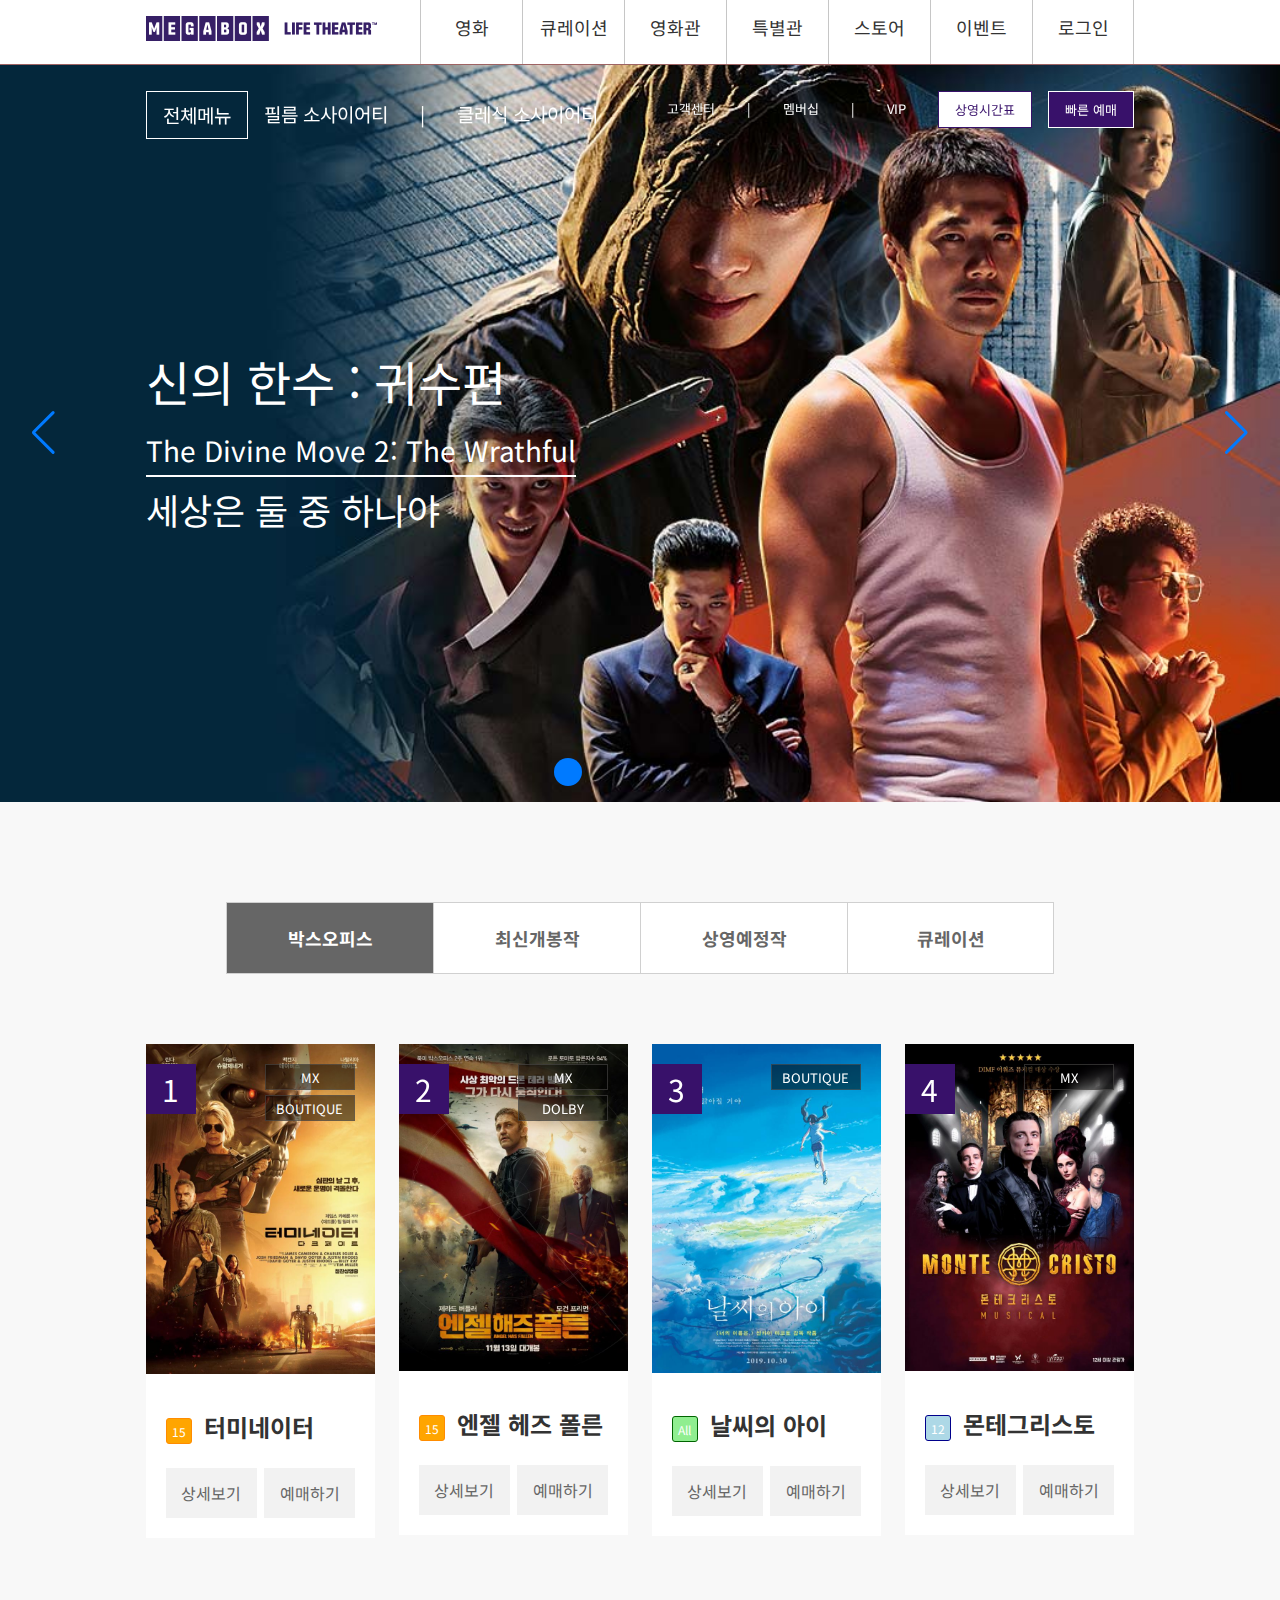
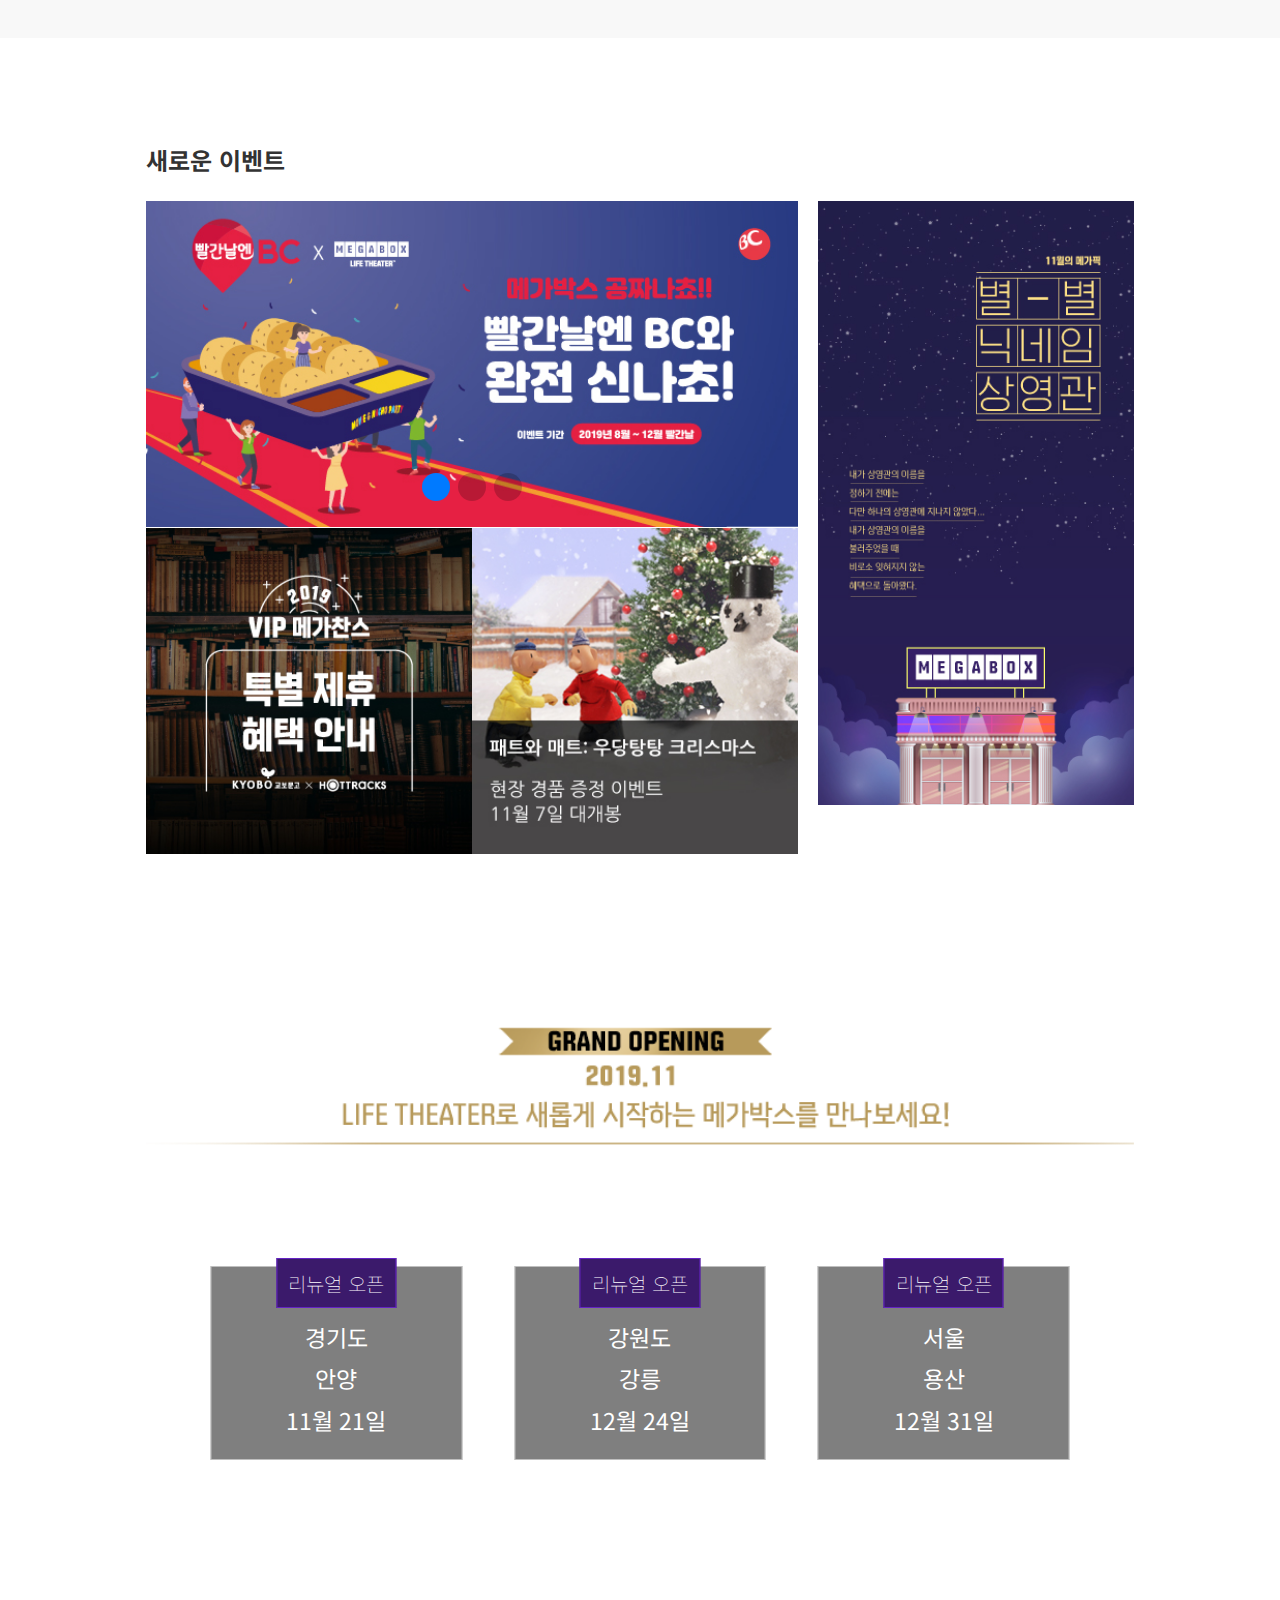
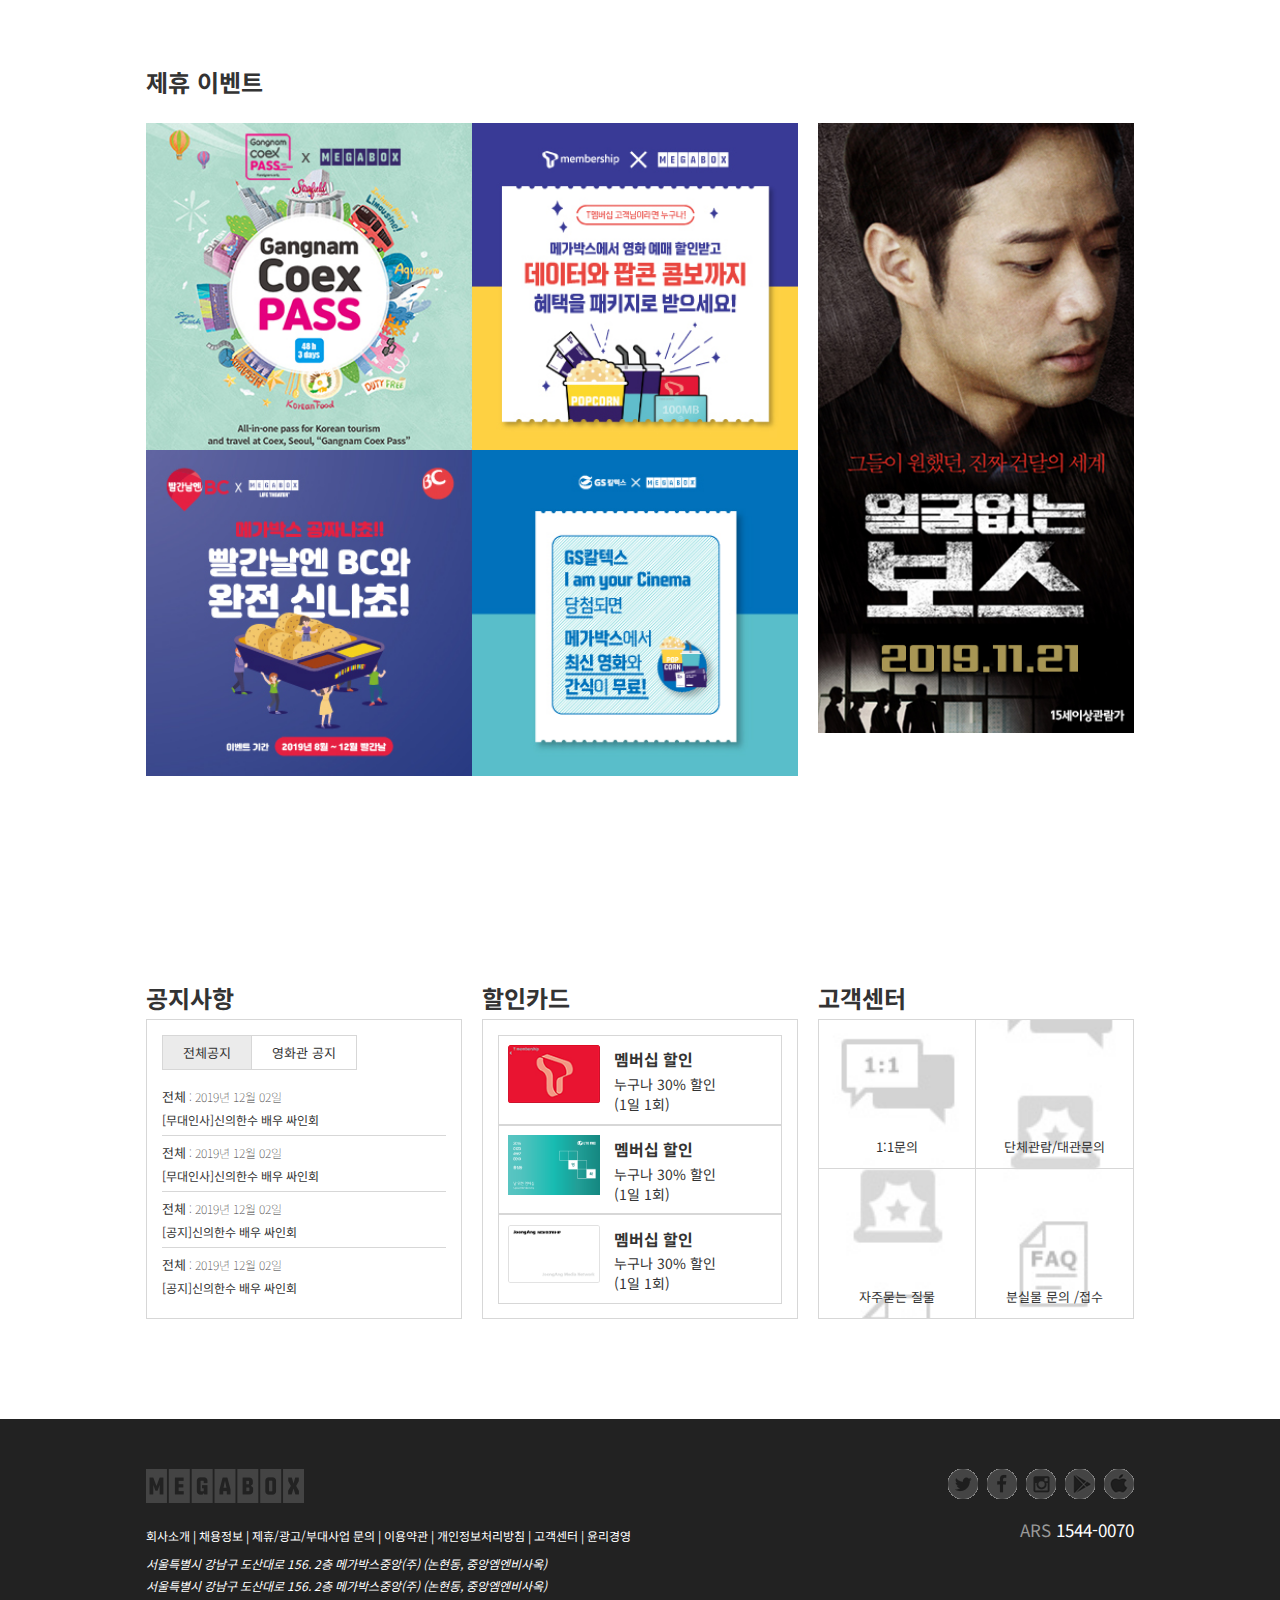
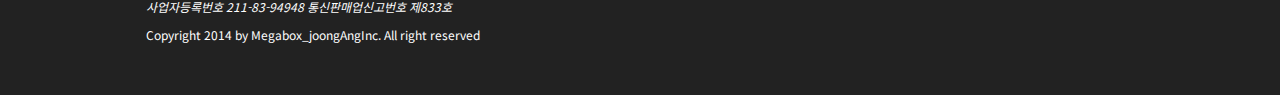
<file: index.html>
<!DOCTYPE html>
<html lang="ko">
<head>
    <meta charset="UTF-8">
    <meta name="viewport" content="width=device-width, initial-scale=1.0">
    <meta http-equiv="X-UA-Compatible" content="ie=edge">
    <title>라이프시어터, 메가박스</title>

    <!-- 파비콘 -->
    <link rel="shortcut icon" href="images/favicon.png">
    <link rel="apple-touch-icon-precomposed" href="images/favicon.png">

    <!-- 웹폰트 -->
    <link href="https://fonts.googleapis.com/css?family=Noto+Sans+KR:100,300,400,500,700,900&display=swap&subset=korean" rel="stylesheet">

    <!-- 자바스트립트/jQuery -->
    <script src="js/jquery-3.4.1.min.js"></script>
    <script src="js/swiper.js"></script>
    <script src="js/custom.js"></script>

    <!-- CSS 스타일 -->
    <link rel="stylesheet" href="css/reset.css">
    <link rel="stylesheet" href="css/swiper.css">
    <link rel="stylesheet" href="css/index.css">
    
</head>
<body>
    <div id="wrap">
        <!-- =====header 시작===== -->
        <header class="header">
            <div class="row clearfix">
                <div id="logo_slogan01">
                    <a href="index.html"><img src="images/logo_slogan.png" alt="로고와 슬로건"></a>
                </div>
                <div id="logo_slogan02">
                    <a href="index.html">
                        <img id="slogan" src="images/slogan.png" alt="슬로건">
                        <img id="logo" src="images/logo.png" alt="로고">
                    </a>
                </div>
                <nav class="nav">
                    <ul class="clearfix">
                        <li><a href="movie.html">영화</a></li>
                        <li><a href="#">큐레이션</a></li>
                        <li><a href="#">영화관</a></li>
                        <li><a href="#">특별관</a></li>
                        <li><a href="#">스토어</a></li>
                        <li><a href="#">이벤트</a></li>
                        <li class="modal_open_btn"><a href="login.html">로그인</a></li>
                    </ul>
                </nav>
                <ul id="tgl_btn">
                    <li id="line01"></li>
                    <li id="line02"></li>
                    <li id="line03"></li>
                </ul>
            </div>
        </header>
        <div id="info">
            <ul>
                <li><span id="info_close">X</span></li>
                <li><button class="modal_open_btn">로그인</button></li>
                <li>
                    <span>회원가입</span>
                    <span>ID/PW 찾기</span>
                    <span>비회원 예매확인</span>
                </li>
                <li>
                    <span>영화</span>
                    <span>큐레이션</span>
                    <br>
                    <span>영화관</span>
                    <span>특별관</span>
                    <br>
                    <span>스토어</span>
                    <span>이벤트</span>
                </li>
            </ul>
        </div>
        <!-- =====header 끝===== -->
    
        <!-- =====banner 시작===== -->
        <section class="section banner">
            <div class="banner_menu">
                <ul class="row clearfix">
                    <li id="banner_menu01">
                        <ul class="clearfix">
                            <li><a href="#">전체메뉴</a></li>
                            <li><a href="#">필름 소사이어티</a></li>
                            <li>|</li>
                            <li><a href="#">클레식 소사이어티</a></li>
                        </ul>
                    </li>
                    <li class="clearfix" id="banner_menu02">
                        <ul class="clearfix" id="banner_menu_sub01">
                            <li><a href="#">고객센터</a></li>
                            <li>|</li>
                            <li><a href="#">멤버십</a></li>
                            <li>|</li>
                            <li><a href="#">VIP</a></li>
                        </ul>
                        <ul class="clearfix" id="banner_menu_sub02">
                            <li><a href="#">상영시간표</a></li>
                            <li><a href="#">빠른 예매</a></li>
                        </ul>
                    </li>
                </ul>
            </div>
            
            <!-- Swiper -->
            <div class="swiper-container">
                <div class="swiper-wrapper">
                    <div class="swiper-slide">
                        <div class="slide_box" id="slide_box01"><!-- 첫번째 슬라이드 -->
                            <div class="banner_story">
                                <div class="row">
                                    <h1>신의 한수 : 귀수편</h1>
                                    <h3>The Divine Move 2: The Wrathful </h3>
                                    <h2>세상은 둘 중 하나야</h2>
                                </div>
                            </div>
                        </div><!-- 첫번째 슬라이드 끝 -->
                    </div>
                    <div class="swiper-slide">
                        <div class="slide_box" id="slide_box02"><!-- 두번째 슬라이드 -->
                            <div class="banner_story">
                                <div class="row">
                                    <h1>두번째 라이브 다이어리</h1>
                                    <h3>tow live diary</h3>
                                    <h2>세상은 2번째 다이어리야</h2>
                                </div>
                            </div>
                        </div><!-- 두번째 슬라이드 끝 -->
                    </div>
                    <div class="swiper-slide">
                        <div class="slide_box" id="slide_box03"><!-- 세번째 슬라이드 -->
                        </div><!-- 세번째 슬라이드 끝 -->
                    </div>
                    <div class="swiper-slide">
                        <div class="slide_box" id="slide_box04"><!-- 네번째 슬라이드 -->
                            <div class="banner_story">
                                <div class="row">
                                    <h1>뮤지컬 몬테 크리스토</h1>
                                    <h3>MONTE CRESTO</h3>
                                    <h2>뮤직컬로 돌아온 전설적인 복수극</h2>
                                </div>
                            </div>
                        </div><!-- 네번째 슬라이드 끝 -->
                    </div>
                    <div class="swiper-slide">
                        <div class="slide_box" id="slide_box05"><!-- 다번째 슬라이드 -->
                        </div><!-- 다번째 슬라이드 끝 -->
                    </div>
                </div>
                <!-- If we need pagination -->
                <div class="swiper-pagination"></div>

                <!-- If we need navigation buttons -->
                <div class="swiper-button-prev"></div>
                <div class="swiper-button-next"></div>
            </div>
        </section>
        <!-- =====banner 끝===== -->

        <!-- =====movie 시작===== -->
        <section class="section" id="movie">
            <div class="row">
                <div class="set_top">
                    <h2 class="sec_tit">영화예매</h2>
                    <ul class="clearfix" id="movie_tit">
                        <li class="active" id="no01list">박스오피스</li>
                        <li>최신개봉작</li>
                        <li>상영예정작</li>
                        <li>큐레이션</li>
                    </ul>
                </div>
                <div class="sec_bottom">
                    <!-- swiper slider2 박스오피스 -->
                    <div class="swiper-container2">
                        <div class="swiper-wrapper">
                            <div class="swiper-slide">
                                <div class="poster_base">
                                    <div class="poster">
                                        <img src="images/poster01.jpg" alt="poster01">
                                        <div class="poster_num">1</div>
                                        <div class="poster_icon">
                                            <div>MX</div>
                                            <div>BOUTIQUE</div>
                                        </div>
                                    </div>
                                    <div class="poster_info">
                                        <span class="poster_info_age age15">15</span>
                                        <span class="poster_info_tit">터미네이터</span>
                                        <div class="poster_info_btn clearfix">
                                            <a href="#">상세보기</a>
                                            <a href="#">예매하기</a>
                                        </div>
                                    </div>
                                </div>
                            </div>
                            <div class="swiper-slide">
                                <div class="poster_base">
                                    <div class="poster">
                                        <img src="images/poster02.jpg" alt="poster02">
                                        <div class="poster_num">2</div>
                                        <div class="poster_icon">
                                            <div>MX</div>
                                            <div>DOLBY</div>
                                        </div>
                                    </div>
                                    <div class="poster_info">
                                        <span class="poster_info_age age15">15</span>
                                        <span class="poster_info_tit">엔젤 헤즈 폴른</span>
                                        <div class="poster_info_btn clearfix">
                                            <a href="#">상세보기</a>
                                            <a href="#">예매하기</a>
                                        </div>
                                    </div>
                                </div>
                            </div>
                            <div class="swiper-slide">
                                <div class="poster_base">
                                    <div class="poster">
                                        <img src="images/poster03.jpg" alt="poster03">
                                        <div class="poster_num">3</div>
                                        <div class="poster_icon">
                                            <div>BOUTIQUE</div>
                                        </div>
                                    </div>
                                    <div class="poster_info">
                                        <span class="poster_info_age age_all">All</span>
                                        <span class="poster_info_tit">날씨의 아이</span>
                                        <div class="poster_info_btn clearfix">
                                            <a href="#">상세보기</a>
                                            <a href="#">예매하기</a>
                                        </div>
                                    </div>
                                </div>
                            </div>
                            <div class="swiper-slide">
                                <div class="poster_base">
                                    <div class="poster">
                                        <img src="images/poster04.jpg" alt="poster04">
                                        <div class="poster_num">4</div>
                                        <div class="poster_icon">
                                            <div>MX</div>
                                        </div>
                                    </div>
                                    <div class="poster_info">
                                        <span class="poster_info_age age12">12</span>
                                        <span class="poster_info_tit">몬테그리스토</span>
                                        <div class="poster_info_btn clearfix">
                                            <a href="#">상세보기</a>
                                            <a href="#">예매하기</a>
                                        </div>
                                    </div>
                                </div>
                            </div>
                            <div class="swiper-slide">
                                <div class="poster_base">
                                    <div class="poster">
                                        <img src="images/poster05.jpg" alt="poster05">
                                        <div class="poster_num">5</div>
                                        <div class="poster_icon">
                                        </div>
                                    </div>
                                    <div class="poster_info">
                                        <span class="poster_info_age age_all">All</span>
                                        <span class="poster_info_tit">겨울왕국2</span>
                                        <div class="poster_info_btn clearfix">
                                            <a href="#">상세보기</a>
                                            <a href="#">예매하기</a>
                                        </div>
                                    </div>
                                </div>
                            </div>
                            <div class="swiper-slide">
                                <div class="poster_base">
                                    <div class="poster">
                                        <img src="images/poster06.jpg" alt="poster06">
                                        <div class="poster_num">6</div>
                                        <div class="poster_icon">
                                            <div>MX</div>
                                            <div>BOUTIQUE</div>
                                        </div>
                                    </div>
                                    <div class="poster_info">
                                        <span class="poster_info_age age18">18</span>
                                        <span class="poster_info_tit">신의한수</span>
                                        <div class="poster_info_btn clearfix">
                                            <a href="#">상세보기</a>
                                            <a href="#">예매하기</a>
                                        </div>
                                    </div>
                                </div>
                            </div>
                            <div class="swiper-slide">
                                <div class="poster_base">
                                    <div class="poster">
                                        <img src="images/poster07.jpg" alt="poster07">
                                        <div class="poster_num">7</div>
                                        <div class="poster_icon">
                                            <div>MX</div>
                                            <div>BOUTIQUE</div>
                                        </div>
                                    </div>
                                    <div class="poster_info">
                                        <span class="poster_info_age age15">15</span>
                                        <span class="poster_info_tit">블랙머니</span>
                                        <div class="poster_info_btn clearfix">
                                            <a href="#">상세보기</a>
                                            <a href="#">예매하기</a>
                                        </div>
                                    </div>
                                </div>
                            </div>
                            <div class="swiper-slide">
                                <div class="poster_base">
                                    <div class="poster">
                                        <img src="images/poster08.jpg" alt="poster08">
                                        <div class="poster_num">8</div>
                                        <div class="poster_icon">
                                            <div>MX</div>
                                            <div>BOUTIQUE</div>
                                        </div>
                                    </div>
                                    <div class="poster_info">
                                        <span class="poster_info_age age15">15</span>
                                        <span class="poster_info_tit">82년생 김지영</span>
                                        <div class="poster_info_btn clearfix">
                                            <a href="#">상세보기</a>
                                            <a href="#">예매하기</a>
                                        </div>
                                    </div>
                                </div>
                            </div>
                        </div>
                    </div>
                    <!-- swiper slider2 최신개봉작 -->
                    <div class="swiper-container2">
                        <div class="swiper-wrapper">
                            <div class="swiper-slide">
                                <div class="poster_base">
                                    <div class="poster">
                                        <img src="images/poster04.jpg" alt="poster04">
                                        <div class="poster_num">1</div>
                                        <div class="poster_icon">
                                            <div>MX</div>
                                            <div>BOUTIQUE</div>
                                        </div>
                                    </div>
                                    <div class="poster_info">
                                        <span class="poster_info_age age15">15</span>
                                        <span class="poster_info_tit">터미네이터</span>
                                        <div class="poster_info_btn clearfix">
                                            <a href="#">상세보기</a>
                                            <a href="#">예매하기</a>
                                        </div>
                                    </div>
                                </div>
                            </div>
                            <div class="swiper-slide">
                                <div class="poster_base">
                                    <div class="poster">
                                        <img src="images/poster03.jpg" alt="poster03">
                                        <div class="poster_num">2</div>
                                        <div class="poster_icon">
                                            <div>MX</div>
                                            <div>DOLBY</div>
                                        </div>
                                    </div>
                                    <div class="poster_info">
                                        <span class="poster_info_age age15">15</span>
                                        <span class="poster_info_tit">엔젤 헤즈 폴른</span>
                                        <div class="poster_info_btn clearfix">
                                            <a href="#">상세보기</a>
                                            <a href="#">예매하기</a>
                                        </div>
                                    </div>
                                </div>
                            </div>
                            <div class="swiper-slide">
                                <div class="poster_base">
                                    <div class="poster">
                                        <img src="images/poster02.jpg" alt="poster02">
                                        <div class="poster_num">3</div>
                                        <div class="poster_icon">
                                            <div>BOUTIQUE</div>
                                        </div>
                                    </div>
                                    <div class="poster_info">
                                        <span class="poster_info_age age_all">All</span>
                                        <span class="poster_info_tit">날씨의 아이</span>
                                        <div class="poster_info_btn clearfix">
                                            <a href="#">상세보기</a>
                                            <a href="#">예매하기</a>
                                        </div>
                                    </div>
                                </div>
                            </div>
                            <div class="swiper-slide">
                                <div class="poster_base">
                                    <div class="poster">
                                        <img src="images/poster01.jpg" alt="poster01">
                                        <div class="poster_num">4</div>
                                        <div class="poster_icon">
                                            <div>MX</div>
                                        </div>
                                    </div>
                                    <div class="poster_info">
                                        <span class="poster_info_age age12">12</span>
                                        <span class="poster_info_tit">몬테그리스토</span>
                                        <div class="poster_info_btn clearfix">
                                            <a href="#">상세보기</a>
                                            <a href="#">예매하기</a>
                                        </div>
                                    </div>
                                </div>
                            </div>
                            <div class="swiper-slide">
                                <div class="poster_base">
                                    <div class="poster">
                                        <img src="images/poster05.jpg" alt="poster05">
                                        <div class="poster_num">5</div>
                                        <div class="poster_icon">
                                        </div>
                                    </div>
                                    <div class="poster_info">
                                        <span class="poster_info_age age_all">All</span>
                                        <span class="poster_info_tit">겨울왕국2</span>
                                        <div class="poster_info_btn clearfix">
                                            <a href="#">상세보기</a>
                                            <a href="#">예매하기</a>
                                        </div>
                                    </div>
                                </div>
                            </div>
                            <div class="swiper-slide">
                                <div class="poster_base">
                                    <div class="poster">
                                        <img src="images/poster06.jpg" alt="poster06">
                                        <div class="poster_num">6</div>
                                        <div class="poster_icon">
                                            <div>MX</div>
                                            <div>BOUTIQUE</div>
                                        </div>
                                    </div>
                                    <div class="poster_info">
                                        <span class="poster_info_age age18">18</span>
                                        <span class="poster_info_tit">신의한수</span>
                                        <div class="poster_info_btn clearfix">
                                            <a href="#">상세보기</a>
                                            <a href="#">예매하기</a>
                                        </div>
                                    </div>
                                </div>
                            </div>
                            <div class="swiper-slide">
                                <div class="poster_base">
                                    <div class="poster">
                                        <img src="images/poster07.jpg" alt="poster07">
                                        <div class="poster_num">7</div>
                                        <div class="poster_icon">
                                            <div>MX</div>
                                            <div>BOUTIQUE</div>
                                        </div>
                                    </div>
                                    <div class="poster_info">
                                        <span class="poster_info_age age15">15</span>
                                        <span class="poster_info_tit">블랙머니</span>
                                        <div class="poster_info_btn clearfix">
                                            <a href="#">상세보기</a>
                                            <a href="#">예매하기</a>
                                        </div>
                                    </div>
                                </div>
                            </div>
                            <div class="swiper-slide">
                                <div class="poster_base">
                                    <div class="poster">
                                        <img src="images/poster08.jpg" alt="poster08">
                                        <div class="poster_num">8</div>
                                        <div class="poster_icon">
                                            <div>MX</div>
                                            <div>BOUTIQUE</div>
                                        </div>
                                    </div>
                                    <div class="poster_info">
                                        <span class="poster_info_age age15">15</span>
                                        <span class="poster_info_tit">82년생 김지영</span>
                                        <div class="poster_info_btn clearfix">
                                            <a href="#">상세보기</a>
                                            <a href="#">예매하기</a>
                                        </div>
                                    </div>
                                </div>
                            </div>
                        </div>
                    </div>
                    <!-- swiper slider2 상영예정작 -->
                    <div class="swiper-container2">
                        <div class="swiper-wrapper">
                            <div class="swiper-slide">
                                <div class="poster_base">
                                    <div class="poster">
                                        <img src="images/poster02.jpg" alt="poster02">
                                        <div class="poster_num">1</div>
                                        <div class="poster_icon">
                                            <div>MX</div>
                                            <div>BOUTIQUE</div>
                                        </div>
                                    </div>
                                    <div class="poster_info">
                                        <span class="poster_info_age age15">15</span>
                                        <span class="poster_info_tit">터미네이터</span>
                                        <div class="poster_info_btn clearfix">
                                            <a href="#">상세보기</a>
                                            <a href="#">예매하기</a>
                                        </div>
                                    </div>
                                </div>
                            </div>
                            <div class="swiper-slide">
                                <div class="poster_base">
                                    <div class="poster">
                                        <img src="images/poster03.jpg" alt="poster03">
                                        <div class="poster_num">2</div>
                                        <div class="poster_icon">
                                            <div>MX</div>
                                            <div>DOLBY</div>
                                        </div>
                                    </div>
                                    <div class="poster_info">
                                        <span class="poster_info_age age15">15</span>
                                        <span class="poster_info_tit">엔젤 헤즈 폴른</span>
                                        <div class="poster_info_btn clearfix">
                                            <a href="#">상세보기</a>
                                            <a href="#">예매하기</a>
                                        </div>
                                    </div>
                                </div>
                            </div>
                            <div class="swiper-slide">
                                <div class="poster_base">
                                    <div class="poster">
                                        <img src="images/poster01.jpg" alt="poster01">
                                        <div class="poster_num">3</div>
                                        <div class="poster_icon">
                                            <div>BOUTIQUE</div>
                                        </div>
                                    </div>
                                    <div class="poster_info">
                                        <span class="poster_info_age age_all">All</span>
                                        <span class="poster_info_tit">날씨의 아이</span>
                                        <div class="poster_info_btn clearfix">
                                            <a href="#">상세보기</a>
                                            <a href="#">예매하기</a>
                                        </div>
                                    </div>
                                </div>
                            </div>
                            <div class="swiper-slide">
                                <div class="poster_base">
                                    <div class="poster">
                                        <img src="images/poster04.jpg" alt="poster04">
                                        <div class="poster_num">4</div>
                                        <div class="poster_icon">
                                            <div>MX</div>
                                        </div>
                                    </div>
                                    <div class="poster_info">
                                        <span class="poster_info_age age12">12</span>
                                        <span class="poster_info_tit">몬테그리스토</span>
                                        <div class="poster_info_btn clearfix">
                                            <a href="#">상세보기</a>
                                            <a href="#">예매하기</a>
                                        </div>
                                    </div>
                                </div>
                            </div>
                            <div class="swiper-slide">
                                <div class="poster_base">
                                    <div class="poster">
                                        <img src="images/poster05.jpg" alt="poster05">
                                        <div class="poster_num">5</div>
                                        <div class="poster_icon">
                                        </div>
                                    </div>
                                    <div class="poster_info">
                                        <span class="poster_info_age age_all">All</span>
                                        <span class="poster_info_tit">겨울왕국2</span>
                                        <div class="poster_info_btn clearfix">
                                            <a href="#">상세보기</a>
                                            <a href="#">예매하기</a>
                                        </div>
                                    </div>
                                </div>
                            </div>
                            <div class="swiper-slide">
                                <div class="poster_base">
                                    <div class="poster">
                                        <img src="images/poster06.jpg" alt="poster06">
                                        <div class="poster_num">6</div>
                                        <div class="poster_icon">
                                            <div>MX</div>
                                            <div>BOUTIQUE</div>
                                        </div>
                                    </div>
                                    <div class="poster_info">
                                        <span class="poster_info_age age18">18</span>
                                        <span class="poster_info_tit">신의한수</span>
                                        <div class="poster_info_btn clearfix">
                                            <a href="#">상세보기</a>
                                            <a href="#">예매하기</a>
                                        </div>
                                    </div>
                                </div>
                            </div>
                            <div class="swiper-slide">
                                <div class="poster_base">
                                    <div class="poster">
                                        <img src="images/poster07.jpg" alt="poster07">
                                        <div class="poster_num">7</div>
                                        <div class="poster_icon">
                                            <div>MX</div>
                                            <div>BOUTIQUE</div>
                                        </div>
                                    </div>
                                    <div class="poster_info">
                                        <span class="poster_info_age age15">15</span>
                                        <span class="poster_info_tit">블랙머니</span>
                                        <div class="poster_info_btn clearfix">
                                            <a href="#">상세보기</a>
                                            <a href="#">예매하기</a>
                                        </div>
                                    </div>
                                </div>
                            </div>
                            <div class="swiper-slide">
                                <div class="poster_base">
                                    <div class="poster">
                                        <img src="images/poster08.jpg" alt="poster08">
                                        <div class="poster_num">8</div>
                                        <div class="poster_icon">
                                            <div>MX</div>
                                            <div>BOUTIQUE</div>
                                        </div>
                                    </div>
                                    <div class="poster_info">
                                        <span class="poster_info_age age15">15</span>
                                        <span class="poster_info_tit">82년생 김지영</span>
                                        <div class="poster_info_btn clearfix">
                                            <a href="#">상세보기</a>
                                            <a href="#">예매하기</a>
                                        </div>
                                    </div>
                                </div>
                            </div>
                        </div>
                    </div>    
                    <!-- swiper slider2 큐레이션 -->
                    <div class="swiper-container2">
                        <div class="swiper-wrapper">
                            <div class="swiper-slide">
                                <div class="poster_base">
                                    <div class="poster">
                                        <img src="images/poster04.jpg" alt="poster04">
                                        <div class="poster_num">1</div>
                                        <div class="poster_icon">
                                            <div>MX</div>
                                            <div>BOUTIQUE</div>
                                        </div>
                                    </div>
                                    <div class="poster_info">
                                        <span class="poster_info_age age15">15</span>
                                        <span class="poster_info_tit">터미네이터</span>
                                        <div class="poster_info_btn clearfix">
                                            <a href="#">상세보기</a>
                                            <a href="#">예매하기</a>
                                        </div>
                                    </div>
                                </div>
                            </div>
                            <div class="swiper-slide">
                                <div class="poster_base">
                                    <div class="poster">
                                        <img src="images/poster02.jpg" alt="poster02">
                                        <div class="poster_num">2</div>
                                        <div class="poster_icon">
                                            <div>MX</div>
                                            <div>DOLBY</div>
                                        </div>
                                    </div>
                                    <div class="poster_info">
                                        <span class="poster_info_age age15">15</span>
                                        <span class="poster_info_tit">엔젤 헤즈 폴른</span>
                                        <div class="poster_info_btn clearfix">
                                            <a href="#">상세보기</a>
                                            <a href="#">예매하기</a>
                                        </div>
                                    </div>
                                </div>
                            </div>
                            <div class="swiper-slide">
                                <div class="poster_base">
                                    <div class="poster">
                                        <img src="images/poster03.jpg" alt="poster03">
                                        <div class="poster_num">3</div>
                                        <div class="poster_icon">
                                            <div>BOUTIQUE</div>
                                        </div>
                                    </div>
                                    <div class="poster_info">
                                        <span class="poster_info_age age_all">All</span>
                                        <span class="poster_info_tit">날씨의 아이</span>
                                        <div class="poster_info_btn clearfix">
                                            <a href="#">상세보기</a>
                                            <a href="#">예매하기</a>
                                        </div>
                                    </div>
                                </div>
                            </div>
                            <div class="swiper-slide">
                                <div class="poster_base">
                                    <div class="poster">
                                        <img src="images/poster01.jpg" alt="poster01">
                                        <div class="poster_num">4</div>
                                        <div class="poster_icon">
                                            <div>MX</div>
                                        </div>
                                    </div>
                                    <div class="poster_info">
                                        <span class="poster_info_age age12">12</span>
                                        <span class="poster_info_tit">몬테그리스토</span>
                                        <div class="poster_info_btn clearfix">
                                            <a href="#">상세보기</a>
                                            <a href="#">예매하기</a>
                                        </div>
                                    </div>
                                </div>
                            </div>
                            <div class="swiper-slide">
                                <div class="poster_base">
                                    <div class="poster">
                                        <img src="images/poster05.jpg" alt="poster05">
                                        <div class="poster_num">5</div>
                                        <div class="poster_icon">
                                        </div>
                                    </div>
                                    <div class="poster_info">
                                        <span class="poster_info_age age_all">All</span>
                                        <span class="poster_info_tit">겨울왕국2</span>
                                        <div class="poster_info_btn clearfix">
                                            <a href="#">상세보기</a>
                                            <a href="#">예매하기</a>
                                        </div>
                                    </div>
                                </div>
                            </div>
                            <div class="swiper-slide">
                                <div class="poster_base">
                                    <div class="poster">
                                        <img src="images/poster06.jpg" alt="poster06">
                                        <div class="poster_num">6</div>
                                        <div class="poster_icon">
                                            <div>MX</div>
                                            <div>BOUTIQUE</div>
                                        </div>
                                    </div>
                                    <div class="poster_info">
                                        <span class="poster_info_age age18">18</span>
                                        <span class="poster_info_tit">신의한수</span>
                                        <div class="poster_info_btn clearfix">
                                            <a href="#">상세보기</a>
                                            <a href="#">예매하기</a>
                                        </div>
                                    </div>
                                </div>
                            </div>
                            <div class="swiper-slide">
                                <div class="poster_base">
                                    <div class="poster">
                                        <img src="images/poster07.jpg" alt="poster07">
                                        <div class="poster_num">7</div>
                                        <div class="poster_icon">
                                            <div>MX</div>
                                            <div>BOUTIQUE</div>
                                        </div>
                                    </div>
                                    <div class="poster_info">
                                        <span class="poster_info_age age15">15</span>
                                        <span class="poster_info_tit">블랙머니</span>
                                        <div class="poster_info_btn clearfix">
                                            <a href="#">상세보기</a>
                                            <a href="#">예매하기</a>
                                        </div>
                                    </div>
                                </div>
                            </div>
                            <div class="swiper-slide">
                                <div class="poster_base">
                                    <div class="poster">
                                        <img src="images/poster08.jpg" alt="poster08">
                                        <div class="poster_num">8</div>
                                        <div class="poster_icon">
                                            <div>MX</div>
                                            <div>BOUTIQUE</div>
                                        </div>
                                    </div>
                                    <div class="poster_info">
                                        <span class="poster_info_age age15">15</span>
                                        <span class="poster_info_tit">82년생 김지영</span>
                                        <div class="poster_info_btn clearfix">
                                            <a href="#">상세보기</a>
                                            <a href="#">예매하기</a>
                                        </div>
                                    </div>
                                </div>
                            </div>
                        </div>
                    </div>                
                </div>
            </div>
        </section>
        <!-- =====movie 끝===== -->
        <!-- =====event 시작===== -->
        <section class="section" id="event">
            <div class="row">
                <div class="set_top">
                    <h2 class="sec_tit">새로운 이벤트</h2>
                </div>
                <div class="sec_bottom">
                    <div id="event_left">
                        <div class="swiper-container3">
                            <div class="swiper-wrapper">
                                <div class="swiper-slide">
                                    <img src="images/new_event_banner01.jpg" alt="banner01">
                                </div>
                                <div class="swiper-slide">
                                    <img src="images/new_event_banner02.jpg" alt="banner02">
                                </div>
                                <div class="swiper-slide">
                                    <img src="images/new_event_banner03.jpg" alt="banner03">
                                </div>
                            </div>
                            <div class="swiper-pagination" id="event_pagination"></div>
                        </div>
                        <div class="clearfix">
                            <div id="img01"><img src="images/new_event01.jpg" alt="#"></div>
                            <div id="img02"><img src="images/new_event02.jpg" alt="#"></div>
                        </div>
                    </div>
                    <div id="event_right">
                        <img src="images/new_event03.jpg" alt="#">
                    </div>
                </div>
            </div>
        </section>
        <!-- =====event 끝===== -->
        <!-- ====grand 시작===== -->
        <section class="section" id="grand">
            <div class="row">
                <div id="grand_open">
                    <div id="grand_date">
                        <img src="images/grand_open_tit.jpg" alt="#">
                    </div>
                    <ul class="grand_txt clearfix">
                        <li class="re_open">
                            <div>경기도</div>
                            <div>안양</div>
                            <div>11월 21일</div>
                            <div class="grand_tit">리뉴얼 오픈</div>
                        </li>
                        <li class="re_open">
                            <div>강원도</div>
                            <div>강릉</div>
                            <div>12월 24일</div>
                            <div class="grand_tit">리뉴얼 오픈</div>
                        </li>
                        <li class="re_open">
                            <div>서울</div>
                            <div>용산</div>
                            <div>12월 31일</div>
                            <div class="grand_tit">리뉴얼 오픈</div>
                        </li>
                    </ul>
                </div>
            </div>
        </section>
        <!-- ====grand 끝===== -->
        <!-- =====join_event 시작===== -->
        <section class="section" id="join_event">
            <div class="row">
                <div class="set_top">
                    <h2 class="sec_tit">제휴 이벤트</h2>
                </div>
                <div class="sec_bottom">
                    <div id="join_event_left">
                        <div class="clearfix">
                            <div id="join_img01"><img src="images/join_event01.jpg" alt="#"></div>
                            <div id="join_img02"><img src="images/join_event02.jpg" alt="#"></div>
                            <div id="join_img03"><img src="images/join_event03.jpg" alt="#"></div>
                            <div id="join_img04"><img src="images/join_event04.jpg" alt="#"></div>
                        </div>
                    </div>
                    <div id="join_event_right">
                        <img src="images/join_event05.jpg" alt="#">
                    </div>
                </div>
            </div>
        </section>
        <!-- =====event 끝===== -->
        <!-- =====notice 시작===== -->
        <section class="section" id="notice">
            <div class="row clearfix">
                <article class="notice_art" id="notice_art01">
                    <h2 class="sec_tit">공지사항</h2>
                    <div class="notice_box">
                        <ul class="notice_tit clearfix">
                            <li id="notice_txt01_btn">전체공지</li>
                            <li id="notice_txt02_btn">영화관 공지</li>
                        </ul>
                        <ul class="notice_txt" id="notice_txt01">
                            <li>
                                <p><span>전체</span> : 2019년 12월 02일</p>
                                <p>[무대인사]신의한수 배우 싸인회</p>
                            </li>
                            <li>
                                <p><span>전체</span> : 2019년 12월 02일</p>
                                <p>[무대인사]신의한수 배우 싸인회</p>
                            </li>
                            <li>
                                <p><span>전체</span> : 2019년 12월 02일</p>
                                <p>[공지]신의한수 배우 싸인회</p>
                            </li>
                            <li>
                                <p><span>전체</span> : 2019년 12월 02일</p>
                                <p>[공지]신의한수 배우 싸인회</p>
                            </li>
                        </ul>
                        <ul class="notice_txt" id="notice_txt02">
                            <li>
                                <p><span>영통</span> : 2019년 12월 02일</p>
                                <p>[무대인사]신의한수 배우 싸인회</p>
                            </li>
                            <li>
                                <p><span>영등포</span> : 2019년 12월 02일</p>
                                <p>[무대인사]신의한수 배우 싸인회</p>
                            </li>
                            <li>
                                <p><span>용산</span> : 2019년 12월 02일</p>
                                <p>[공지]신의한수 배우 싸인회</p>
                            </li>
                            <li>
                                <p><span>마포</span> : 2019년 12월 02일</p>
                                <p>[공지]신의한수 배우 싸인회</p>
                            </li>
                        </ul>
                    </div>
                </article>
                <article class="notice_art clearfix" id="notice_art02">
                    <h2 class="sec_tit">할인카드</h2>
                    <div class="notice_box">
                        <ul class="card clearfix">
                            <li><img src="images/sale_card01.png" alt="#"></li>
                            <li>
                                <span>멤버십 할인</span><br>
                                누구나 30% 할인<br>
                                (1일 1회)
                            </li>
                        </ul>
                        <ul class="card clearfix">
                            <li><img src="images/sale_card02.png" alt="#"></li>
                            <li>
                                <span>멤버십 할인</span><br>
                                누구나 30% 할인<br>
                                (1일 1회)
                            </li>
                        </ul>
                        <ul class="card clearfix">
                            <li><img src="images/sale_card03.png" alt="#"></li>
                            <li>
                                <span>멤버십 할인</span><br>
                                누구나 30% 할인<br>
                                (1일 1회)
                            </li>
                        </ul>
                    </div>
                    <div class="notice_box" id="sub_card_box">
                        <ul class="card clearfix">
                            <li><img src="images/sale_card01.png" alt="#"></li>
                            <li>
                                <span>멤버십 할인</span><br>
                                누구나 30% 할인<br>
                                (1일 1회)
                            </li>
                        </ul>
                        <ul class="card clearfix">
                            <li><img src="images/sale_card02.png" alt="#"></li>
                            <li>
                                <span>멤버십 할인</span><br>
                                누구나 30% 할인<br>
                                (1일 1회)
                            </li>
                        </ul>
                        <ul class="card clearfix">
                            <li><img src="images/sale_card03.png" alt="#"></li>
                            <li>
                                <span>멤버십 할인</span><br>
                                누구나 30% 할인<br>
                                (1일 1회)
                            </li>
                        </ul>
                    </div>
                </article>
                <article class="notice_art" id="notice_art03">
                    <h2 class="sec_tit">고객센터</h2>
                    <div class="notice_box clearfix">
                        <div class="right_border bottom_border"><h6>1:1문의</h6></div>
                        <div class="bottom_border"><h6>단체관람/대관문의</h6></div>
                        <div class="right_border"><h6>자주묻는 질물</h6></div>
                        <div><h6>분실물 문의 /접수</h6></div>
                    </div>
                </article>
            </div>
        </section>
        <!-- =====notice 끝===== -->
        <!-- =====footer 시작===== -->
        <section class="section" id="footer">
            <div class="row clearfix">
                <div class="footer_info">
                    <div class="footer_logo">
                        <img src="images/footer_logo.png" alt="footer logo">
                    </div>
                    <div class="footer_nav">
                        <a href="#">회사소개</a> | 
                        <a href="#">채용정보</a> |
                        <a href="#">제휴/광고/부대사업 문의</a> | 
                        <a href="#">이용약관</a> |
                        <a href="#">개인정보처리방침</a> | 
                        <a href="#">고객센터</a> |
                        <a href="#">윤리경영</a>
                    </div>
                    <address class="footer_address">
                        <p>서울특별시 강남구 도산대로 156. 2층 메가박스중앙(주) (논현동, 중앙엠엔비사옥)</p>
                        <p>서울특별시 강남구 도산대로 156. 2층 메가박스중앙(주) (논현동, 중앙엠엔비사옥)</p>
                        <p>사업자등록번호 211-83-94948  통신판매업신고번호 제833호</p>
                    </address>
                    <div class="footer_copyright">
                        <p>Copyright 2014 by Megabox_joongAngInc. All right reserved</p>
                    </div>
                </div>
                <div class="footer_sns">
                    <ul class="sns_logo">
                        <li><a href="#"><img src="images/sns_icons_01.png" alt="01"></a></li>
                        <li><a href="#"><img src="images/sns_icons_02.png" alt="02"></a></li>
                        <li><a href="#"><img src="images/sns_icons_03.png" alt="03"></a></li>
                        <li><a href="#"><img src="images/sns_icons_04.png" alt="04"></a></li>
                        <li><a href="#"><img src="images/sns_icons_05.png" alt="05"></a></li>
                    </ul>
                    <p class="sns_tel"><span>ARS</span> 1544-0070</p>
                </div>
            </div>
        </section>
    </div>
    <!-- ====wrap 끝==== -->
    <!-- ====modal 시작==== -->
    <div class="container">
        <div class="modal">
            <div class="modal_header clearfix">
                <div class="modal_header_sub">공백</div>
                <h3 class="modal_header_sub">로그인</h3>
                <h2 class="modal_header_sub" id="modal_close_btn">X</h2>
            </div>
            <div class="modal_section">
                <div class="info_input clearfix">
                    <div class="info_input_left">
                        <input type="text" placeholder="아이디" id="user_id">
                        <input type="password" placeholder="패스워드" id="user_pass">
                    </div>
                    <div class="info_input_right">
                        <button id="login_btn">로그인</button>
                    </div>
                </div>
                <div class="info_save">
                    <input type="checkbox" id="auto_login">
                    <label for="auto_login">자동로그인</label>
                </div>
            </div>
            <div class="modal_footer">
                <ul class="clearfix">
                    <li>ID/PW 찾기</li>
                    <li>회원가입</li>
                    <li>휴면계정복구</li>
                </ul>
            </div>
            <div class="modal_adv">
                <div id="modal_img">
                    <img src="images/modal.jpg" alt="modal">
                </div>
            </div>
        </div>
    </div>
    <!-- ====modal 끝==== -->

</body>
</html>
</file>
<file: css/index.css>
@charset "utf-8";

/* 기본스타일 */
   
/* 모달 스타일 시작*/
.container{position:fixed;left:0;top:0;z-index:1000;background:rgba(0,0,0,0.5);width:100%;height:100%;}
.modal{position:fixed;top:50%;left:50%;transform:translate(-50%,-50%);z-index:1001;width:30%;max-width:500px;height:70%;background:white;}
.modal_header{border-bottom:2px solid gray;padding:20px 0 10px;}
.modal_header .modal_header_sub{float:left;width:33.33333333333333%;font-size:20px;}
.modal_header div{text-indent:-9999px;}
.modal_header h3{text-align:center;}
.modal_header h2{text-align:right;cursor: pointer;padding-right:20px;}
.modal_section{padding:20px;}
.modal_section .info_input .info_input_left{float:left;width:70%;}
.modal_section .info_input .info_input_left input{display:block;margin:10px 0;width:100%;padding:8px 5px;}
.modal_section .info_input .info_input_right{float:right;width:25%;}
.modal_section .info_input .info_input_right button{width:100%;height:78px;margin-top:10px;background:#503396;color:white;font-size:20px;border:none;}
.modal_section .info_input .info_input_right button:active{border:1px solid #503396;background:white;color:#503396;}
.modal_section .info_save #auto_login{width:20px;height:20px;}
.modal_section .info_save label{font-size:20px;}
.modal .modal_footer{border-top:1px solid gray;border-bottom:1px solid gray;background:#eee;padding:10px 0;}
.modal .modal_footer li{float:left;width:33.33333333333333%;border-right:1px solid gray;text-align:center;font-size:18px;cursor: pointer;}
.modal .modal_footer li:last-child{border-right:none;}
.modal_adv{}
.modal_adv #modal_img{width:30%;margin:0 auto;padding-top:50px;}
.modal_adv #modal_img img{width:100%;}
/* 모달 스타일 끝 */


.section{padding:100px 0;}
.sec_tit{font-size:24px;font-weight:bold;}

/* header style */
.header{position:fixed;left:0;top:0;width:100%;z-index:100;background:white;border-bottom:1px solid #9e6363;}
.row{width:80%;max-width:1280px;margin:0 auto;padding:0 1.4%;}
#logo_slogan01{float:left;padding:16px 0;}
#logo_slogan02{float:left;width:57.8125%;display:none;padding:16px 0;}
#logo_slogan02 #slogan{float:left;}
#logo_slogan02 #logo{float:right;}
.nav{float:right;}
.nav li{float:left;width:102px;height:64px;text-align:center;border-left:1px solid #c6c6c6;padding:16px 0;}
.nav li:last-child{border-right:1px solid #c6c6c6;}
.nav li a{font-size:18px;}

#tgl_btn{display:none;float:right;width:25px;height:25px;margin-top:16px;position:relative;}
#tgl_btn>li{width:100%;height:4px;border-radius:2px;position:absolute;left:0;background:#570e5a;}
#tgl_btn>li:nth-child(1){top:0;transition:0.2s;}
#tgl_btn>li:nth-child(2){top:50%;transform:translateY(-50%);}
#tgl_btn>li:nth-child(3){bottom:0;transition:0.2s;}

.btn01{top:50% !important;transform:translateY(-50%) rotate(45deg);}
.btn02{display:none;}
.btn03{bottom:50% !important;transform:translateY(50%) rotate(-45deg);}


#info{position:fixed;top:0;right:-41px;width:0;height:100%;background:#fff;z-index:11;padding:20px;transition:0.1s;border-left:1px solid #c6c6c6;}
#info li{text-align:center;}
#info_close{font-size:20px;text-indent:-9999px}
#info li button{padding:5px 10px;font-size:16px;}
#info li span{display:inline-block;padding:5px 10px;}
#info li:nth-child(2){padding-bottom:15px;}
#info li:nth-child(3){border-top:1px solid #c6c6c6;border-bottom:1px solid #c6c6c6;}
#info li:last-child span{font-size:18px;}

/* ====banner style==== */
.section.banner{position:relative;padding:0;}
.banner_menu{position:absolute;left:0;top:27px;width:100%;z-index:2;}
#banner_menu01{float:left;}
#banner_menu01 li{float:left;padding:6px 16px;color:white;font-size:19px;}
#banner_menu01 li:first-child{border:1px solid white;}
#banner_menu01 li a{color:white;font-size:19px;}

#banner_menu02{float:right;}
#banner_menu02>ul,#banner_menu02>ul>li{float:left;}
#banner_menu02>ul>li>a{color:white;}
#banner_menu02>ul>li{color:white;padding:6px 16px;}
#banner_menu02>#banner_menu_sub02>li{margin-left:16px;}
#banner_menu02>#banner_menu_sub02>li:first-child{border:1px solid #38116a;background:white;}
#banner_menu02>#banner_menu_sub02>li:first-child>a{color:#38116a;}
#banner_menu02>#banner_menu_sub02>li:last-child{border:1px solid white;background:#38116a;}
#banner_menu02>#banner_menu_sub02>li:last-child>a{color:white;}
#banner_menu02>#banner_menu_sub02>li:first-child:hover{border:1px solid white;background:#38116a;}
#banner_menu02>#banner_menu_sub02>li:first-child:hover>a{color:white;}
#banner_menu02>#banner_menu_sub02>li:last-child:hover{border:1px solid #38116a;background:white;}
#banner_menu02>#banner_menu_sub02>li:last-child:hover>a{color:#38116a;}

.swiper-container .swiper-button-prev, .swiper-container .swiper-container-rtl .swiper-button-next {left: 30px;}
.swiper-container .swiper-button-next, .swiper-container .swiper-container-rtl .swiper-button-prev {right: 30px;}
.swiper-container .swiper-pagination-bullet{width:28px;height:28px;}
.swiper-container .swiper-container-horizontal > .swiper-pagination-bullets .swiper-pagination-bullet {margin: 0 11px;}
.swiper-container .swiper-pagination-fraction, .swiper-container .swiper-pagination-custom, .swiper-container .swiper-container-horizontal > .swiper-pagination-bullets {bottom: 34px;}
.slide_box{position:relative;width:100%;height:738px;}
#slide_box01{background:url(../images/banner01.jpg) no-repeat right center;background-size:cover;}
#slide_box02{background:url(../images/banner02.jpg) no-repeat right center;background-size:cover;}
#slide_box03{background:url(../images/banner03.jpg) no-repeat right center;background-size:cover;}
#slide_box04{background:url(../images/banner04.jpg) no-repeat right center;background-size:cover;}
#slide_box05{background:url(../images/banner05.jpg) no-repeat right center;background-size:cover;}
.banner_story{position: absolute;left:0;bottom:260px;width:100%;}
.banner_story h1{font-size:48px;color:white;}
.banner_story h2{font-size:36px;color:white;}
.banner_story h3{display:inline-block;font-size:28px;color:white;border-bottom:2px solid white;}

/* ====movie style==== */
.section#movie{background:#f8f8f8;}
.section#movie .sec_tit{display:none;}
.set_top{margin-bottom:70px;}
#movie_tit{width:828px;margin:0 auto;}
#movie_tit>li{float:left;width:207px;border:1px solid #d0d0d0;padding:19px 0;background:white;text-align:center;color:#666;font-size:18px;font-weight:bold;cursor: pointer;}
#movie_tit>li{border-right:none;}
#movie_tit>li.active{background:#666;color:#fff;}
#movie_tit>li:last-child{border-right:1px solid #d0d0d0;}

.sec_bottom{overflow:hidden;}
.poster_base{background:white;}
.poster{position: relative;}
.poster>img{width:100%;}
.poster>.poster_num{position:absolute;left:0;top:20px;width:50px;height:50px;background:#38116a;font-size:30px;text-align:center;line-height:50px;color:white;}
.poster>.poster_icon{position:absolute;right:20px;top:20px;}
.poster>.poster_icon>div{width:90px;height:26px;margin-bottom:5px;border:1px solid rgba(92,89,87,0.5);background:rgba(0,0,0,0.5);text-align:center;color:white;font-size:13px;line-height:26px;}
.poster_info{padding:24px 20px 20px;}
.age_all{border:1px solid darkgreen;background:lightgreen;}
.age12{border:1px solid darkblue;background:lightblue;}
.age15{border:1px solid darkorange;background:orange;}
.age18{border:1px solid darkred;background:red;}
.poster_info>.poster_info_age{display:inline-block;width:26px;height:26px;margin-right:8px;border-radius:3px;font-size:12px;text-align:center;color:white;line-height:26px;}
.poster_info>.poster_info_tit{display:inline-block;font-size:28px;font-weight:bold;}
.poster_info_btn{padding-top:20px;}
.poster_info_btn>a{display:inline-block;width:48%;height:57px;background:#f2f2f2;font-size:18px;text-align:center;line-height:57px;color:#666;}
.poster_info_btn>a:first-child{float:left;}
.poster_info_btn>a:last-child{float:right;}


/* ====event style==== */
#event .set_top{margin-bottom:20px;}
#event_left{float:left;width:66.01307189542484%;overflow: hidden;}
#event_left .swiper-slide img{width:100%;vertical-align:top;}

.swiper-container3 .swiper-pagination-bullet{width:28px;height:28px;bottom:20px;}
.swiper-container3 .swiper-container-horizontal > .swiper-pagination-bullets .swiper-pagination-bullet {margin: 0 11px;}
.swiper-container3.swiper-container-initialized.swiper-container-horizontal{position:relative;}
#event .sec_bottom #event_left .swiper-container3 #event_pagination{position:absolute;left:0;bottom:20px;width:100%;}

#img01{float:left;width:50%;}
#img02{float:right;width:50%;}
#event_left>div:last-child>div>img{width:100%;}
#event_right{float:right;width:32.02614379084967%;}
#event_right>img{width:100%;}

/* ====grand style==== */
#grand{height:600px;padding:0;background:url(../images/grand_open_bg.jpg) center top;background-size:cover;background-attachment:fixed;}
#grand_open{position: relative;height:600px;}
#grand_date{position:absolute;left:50%;transform:translateX(-50%);top:30px;width:100%;text-align:center;}
#grand_date>img{width:100%;}
.grand_txt{position:absolute;left:50%;transform:translateX(-50%);bottom:100px;width:86.9281045751634%;}
.grand_txt>.re_open{position: relative;float:left;width:29.32330827067669%;margin-right:6.015037593984965%;border:1px solid rgba(255,255,255,0.5);padding:50px 0 18px;background:rgba(0,0,0,0.5);}
.grand_txt>.re_open:last-child{margin-right:0;}
.grand_txt>.re_open>div{color:white;font-size:23px;text-align:center;}
.grand_txt>.re_open>.grand_tit{position:absolute;left:50%;transform:translateX(-50%);top:-9px;width:48.07692307692308%;text-align:center;height:50px;line-height:50px;border:1px solid #6423c4;background:#3b1a6b;font-size:20px;font-weight:lighter;}

/* ====join_event style==== */
#join_event .set_top{margin-bottom:20px;}
#join_event_left{float:left;width:66.01307189542484%;overflow: hidden;}
#join_event_left>div>div{float:left;width:50%;} 
#join_event_left>div>div>img{width:100%;display:block;} 
#join_event_right{float:right;width:32.02614379084967%;}
#join_event_right>img{width:100%;}

/* =====notice style===== */
#notice .notice_art{float:left;width:32.02614379084967%;margin-right:1.96078431372549%;}
#notice .notice_art:last-child{margin-right:0;}
#notice .notice_art>.notice_box{border:1px solid #d7d7d7;padding:15px;height:300px;}
#notice .notice_art>.notice_box>.notice_tit>li{float:left;border:1px solid #d7d7d7;padding:5px 20px;}
#notice .notice_art>.notice_box>.notice_tit>li:last-child{border-left:none;}
.notice_active{background:#ebebeb;}
.notice_txt{padding:10px 0;}
.notice_txt>li{padding:5px 0;border-bottom:1px solid #d7d7d7;}
.notice_txt>li:last-child{border:none;padding-bottom:0}
.notice_txt p{font-size:12px; font-weight:400;}
.notice_txt p:first-child{font-weight:lighter;}
.notice_txt p>span{font-weight:bolder;}

#notice #notice_art02 .notice_box#sub_card_box{display: none;}
.card{border:1px solid #d7d7d7;padding:3.316326530612245%;}
.card>li:first-child{float:left;width:35%;}
.card>li:first-child>img{width:100%;max-width:95px;}
.card>li:last-child{float:right;width:60%;font-size:14px;line-height:20px;}
.card>li:last-child>span{font-size:16px;font-weight:bold;}


#notice #notice_art03 .notice_box{padding:0;}
#notice_art03 .notice_box>div{float:left;width:50%;height:50%;position:relative;background:url(../images/icon_set.jpg) no-repeat;background-size:cover;}
#notice_art03 .notice_box>div:nth-child(2){background-position:0 -76px}
#notice_art03 .notice_box>div:nth-child(3){background-position:0 -150px}
#notice_art03 .notice_box>div:nth-child(4){background-position:0 -225px}
#notice_art03 .notice_box>div>h6{position:absolute;left:0;bottom:10px;width:100%;text-align:center;}
.right_border{border-right:1px solid #d7d7d7;}
.bottom_border{border-bottom:1px solid #d7d7d7;} 

/* ====footer style=====        */
#footer{background:#222;padding:50px 0;}
.footer_info{float:left;}
.footer_logo{margin-bottom:16px}
.footer_logo>img{opacity:0.5;transition:0.3s;}
.footer_logo>img:hover{opacity:1;}
.footer_nav,.footer_address{margin-bottom:6px;}        
.footer_nav,.footer_nav a,.footer_address p,.footer_copyright p{color:white;font-size:12px;}

.footer_sns{float:right;}
.footer_sns .sns_logo{margin-bottom:10px;}
.footer_sns .sns_logo li{display: inline-block;margin-left:5px;}
.sns_logo img{opacity:0.5;transition:0.3s;}
.sns_logo img:hover{opacity:1;}
.footer_sns .sns_tel{color:white;text-align:right;font-size:17px;}
.footer_sns .sns_tel span{color:#999;font-size:17px;}

/* 1400px 이하 스타일 */
@media(max-width:1400px){
    .poster_info>.poster_info_tit{font-size:24px;}
    .poster_info_btn>a{height:50px;font-size:16px;line-height:50px;}
}


/* 1279px 이하 스타일 */
@media(max-width:1279px){
    
    .section{padding:24px;background: #f8f8f8;}
    .section .row{width:100%;padding:20px 3.125%;background:white;}
    .set_top {margin-bottom: 30px;}
    .section#movie .sec_tit{display:block;}
    .header>.row{width:100%;padding:0 3.125%;position:relative;}
    #logo_slogan01{display:none;}
    #logo_slogan02{display:block;}
    .nav{display:none;}
    #tgl_btn{display:block;}

    /* ====banner style==== */
    .slide_box{height:428px;}
    .section.banner .row{background:transparent;}
    #banner_menu01{display:none;}
    .banner_menu{top:269px;}
    #banner_menu02{float:left;}
    #banner_menu_sub01{display:none;}
    .banner_story{bottom:180px;}


    /* ====movie style==== */
    #movie>.row{background:white;padding:24px;}
    #movie_tit{width:auto;margin:0;border-bottom:1px solid #e1e1e1;}
    #movie_tit>li{width:auto;margin-right:30px;border:none;padding:0;background:none;text-align:left;font-weight:400;}
    #movie_tit>li{border-right:none;}
    #movie_tit>li.active{border-bottom:1px solid black;background:none;color:#666;}
    #movie_tit>li:last-child{border-right:none;}

    /* ====grand style==== */
    #grand .row{background:transparent;}

    /* ====event style==== */
    #event_left{width:100%;}
    #event_right{display:none;}
    
    /* ====join_event style==== */
    #join_event_left{width:100%;}
    #join_event_right{display:none;}

    /* =====notice style===== */
    #notice .notice_art{width:100%;margin-right:0;padding: 20px 0;}
    #notice #notice_art02 .notice_box{float:left;width:47.5%;height:auto;}
    #notice #notice_art03 .notice_box{height:150px;}
    #notice #notice_art02 .notice_box#sub_card_box{margin-left:5%;display:block;}
    #notice_art03 .notice_box>div{width:25%;height:100%;border:none;border-right:1px solid #d7d7d7;}
    #notice_art03 .notice_box>div:last-child{border:none;}

    /* ====footer style=====        */
    #footer{position:relative;height:314px;padding-top:0;}
    .footer_info{position:absolute;left:0;bottom:50px;width:100%;}
    .footer_logo,.footer_nav,.footer_address,.footer_copyright{text-align:center;}
    .footer_sns{position:absolute;left:0;top:0;width:100%;padding-top:12px;background:#281b1b;text-align:center;}
    .sns_tel{display:none;}
}

/* 1100px 이하 스타일 */
@media(max-width:1100px){
    
}

/* 900px 이하 스타일 */
@media(max-width:900px){
    /* ===grand==== */
    #grand{height:500px;}
    #grand_open{height:500px;}
    .grand_txt>.re_open>div{font-size:18px;}
    .grand_txt>.re_open>.grand_tit{height:40px;line-height:40px;font-size:14px;}
}

/* 767px 이하 스타일 */
@media(max-width:767px){
    .section{margin-top:30px;padding:8px;}
    .sec_tit{font-size:18px}
    .header>.row{padding:0 2.222222222222222%;}
    #logo_slogan02{padding:7px 0;}
    #logo_slogan02 #slogan{display: none;}
    #logo_slogan02 #logo{float:left;} 
    #tgl_btn{margin-top:8px;}

    /* banner style */
    .section.banner{margin:0;}
    #banner_menu02>#banner_menu_sub02{margin: 0 40px;}
    
    .banner_story{left: 50px;}
    .banner_story h1{font-size: 26px;}
    .banner_story h2{font-size:16px;}       
    .banner_story h3{font-size:26px;} 
    /* ====movie style==== */
    #movie>.row{padding:15px;}
    #movie_tit>li{margin-right:22px;font-size:13px;}

    /* ====event style==== */
    #event{margin-top:0;}
    #event_left>.swiper-container3{display:none;}
    #img01{width:100%;}
    #img02{width:100%;}

    /* ====grand==== */
    #grand{height:243px;}
    #grand_open{height:243px;}
    #grand_date{top:25%;}
    .grand_txt{display: none;}

    /* ====join_event style==== */
    
    #join_event_left>div>div{width:100%;} 
    #join_event_left>div>div:nth-child(2n){display:none;}

    /* ====notice style==== */
    #notice{margin-top:0;}
    #notice #notice_art02 .notice_box{width:100%;}
    #notice #notice_art02 .notice_box#sub_card_box{display: none;}

    /* ====footer style==== */
    #footer{height:280px;margin-top:0;}
    .footer_nav{display:none;}
    .footer_info{top:100px;}
    #footer .row{padding-top:0;padding-bottom:0;}
}

/* 359px 미만 스타일 */
@media(max-width:359px){
    #wrap{display:none;} 
      
}
</file>
